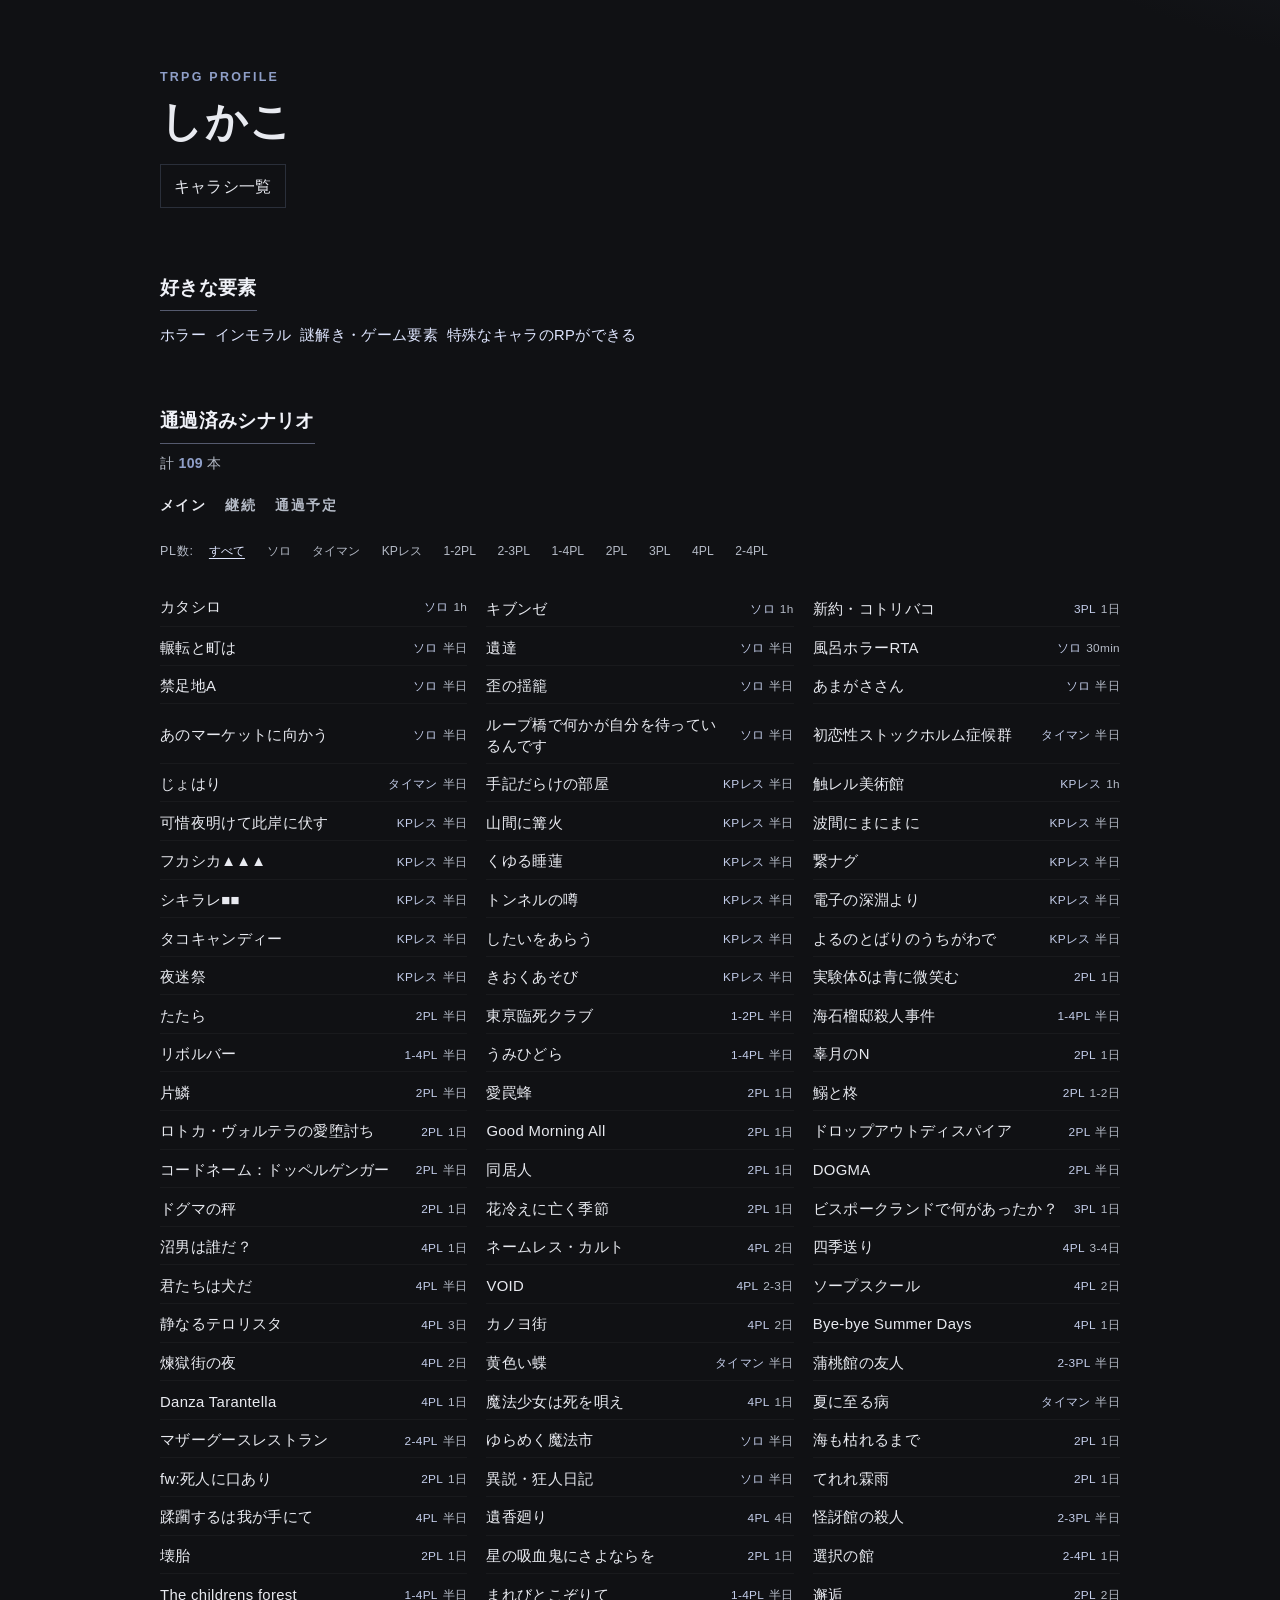
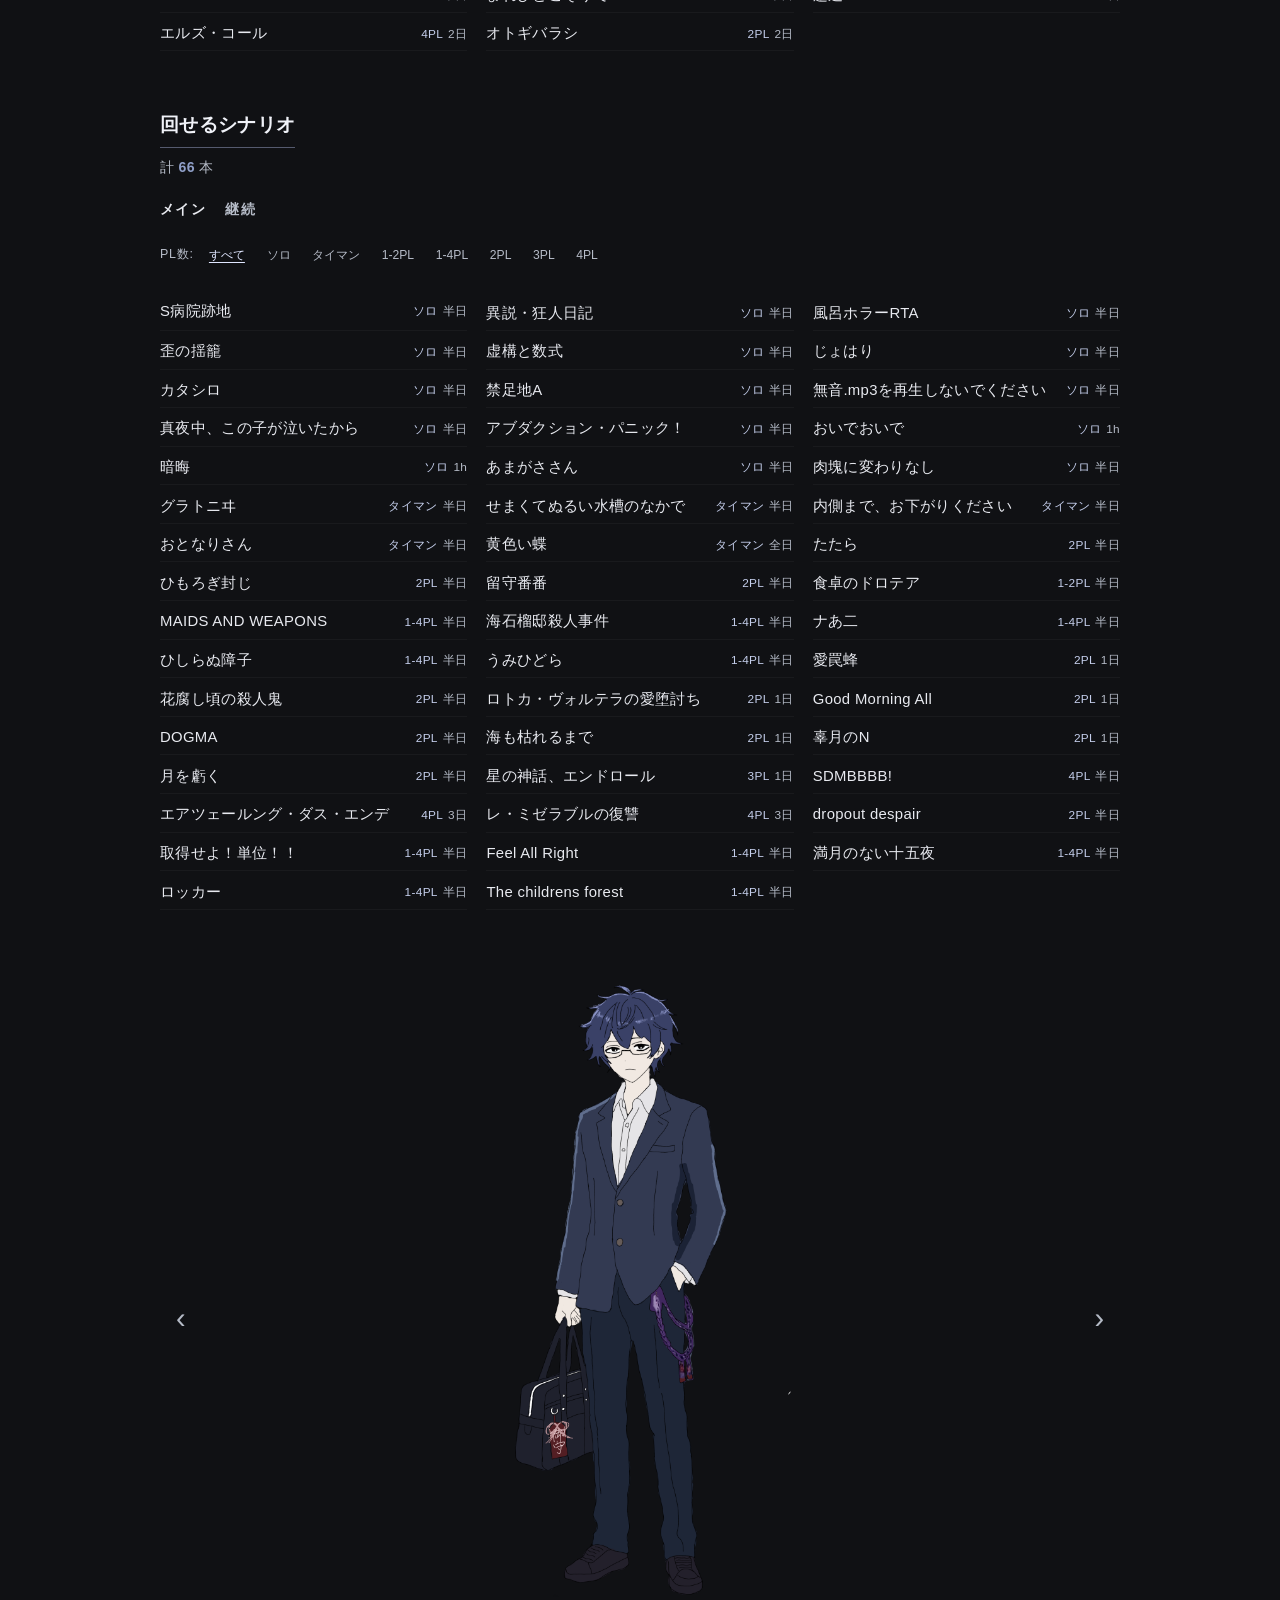
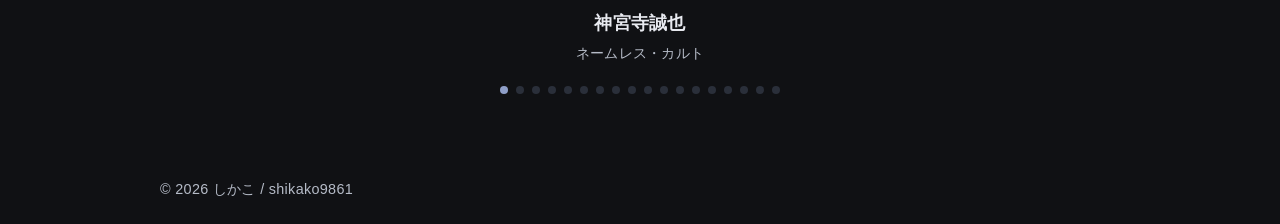
<file: index.html>
<!DOCTYPE html>
<html lang="ja">
<head>
  <meta charset="UTF-8" />
  <meta name="viewport" content="width=device-width, initial-scale=1.0" />
  <title>しかこ</title>
  <link rel="stylesheet" href="styles.css" />
</head>
<body>
  <header class="site-header">
    <div class="container">
      <p class="eyebrow">TRPG PROFILE</p>
      <h1 id="page-title">しかこ</h1>
      <nav class="page-actions" aria-label="ページ移動">
        <a class="page-link" href="character-sheets.html">キャラシ一覧</a>
      </nav>
    </div>
  </header>

  <main class="container">
    <section class="card" id="likes">
      <h2>好きな要素</h2>
      <ul class="tag-list" id="likes-list"></ul>
    </section>

    <section class="card" id="completed-scenarios">
      <h2>通過済みシナリオ</h2>
      <p class="scenario-count">計 <strong id="completed-count">0</strong> 本</p>

      <div class="tab-bar" id="completed-tabs"></div>
      <div id="completed-panels"></div>
    </section>

    <section class="card" id="gm-scenarios">
      <h2>回せるシナリオ</h2>
      <p class="scenario-count">計 <strong id="gm-count">0</strong> 本</p>
      <div id="gm-content"></div>
    </section>

    <section class="card" id="display-gallery">
      <div class="slider-wrapper">
        <button class="slider-btn slider-prev" aria-label="前へ">&#8249;</button>
        <div class="slider-track-outer">
          <div class="slider-track" id="slider-track"></div>
        </div>
        <button class="slider-btn slider-next" aria-label="次へ">&#8250;</button>
      </div>
      <div class="slider-dots" id="slider-dots"></div>
    </section>

  </main>

  <footer class="site-footer">
    <div class="container">
      <p id="footer-text">© 2026 しかこ / shikako9861</p>
    </div>
  </footer>
  <script src="data/profile.js"></script>
  <script src="data/completed.js"></script>
  <script src="data/gm.js"></script>
  <script src="data/gallery.js"></script>
  <script src="app.js"></script>
</body>
</html>
</file>
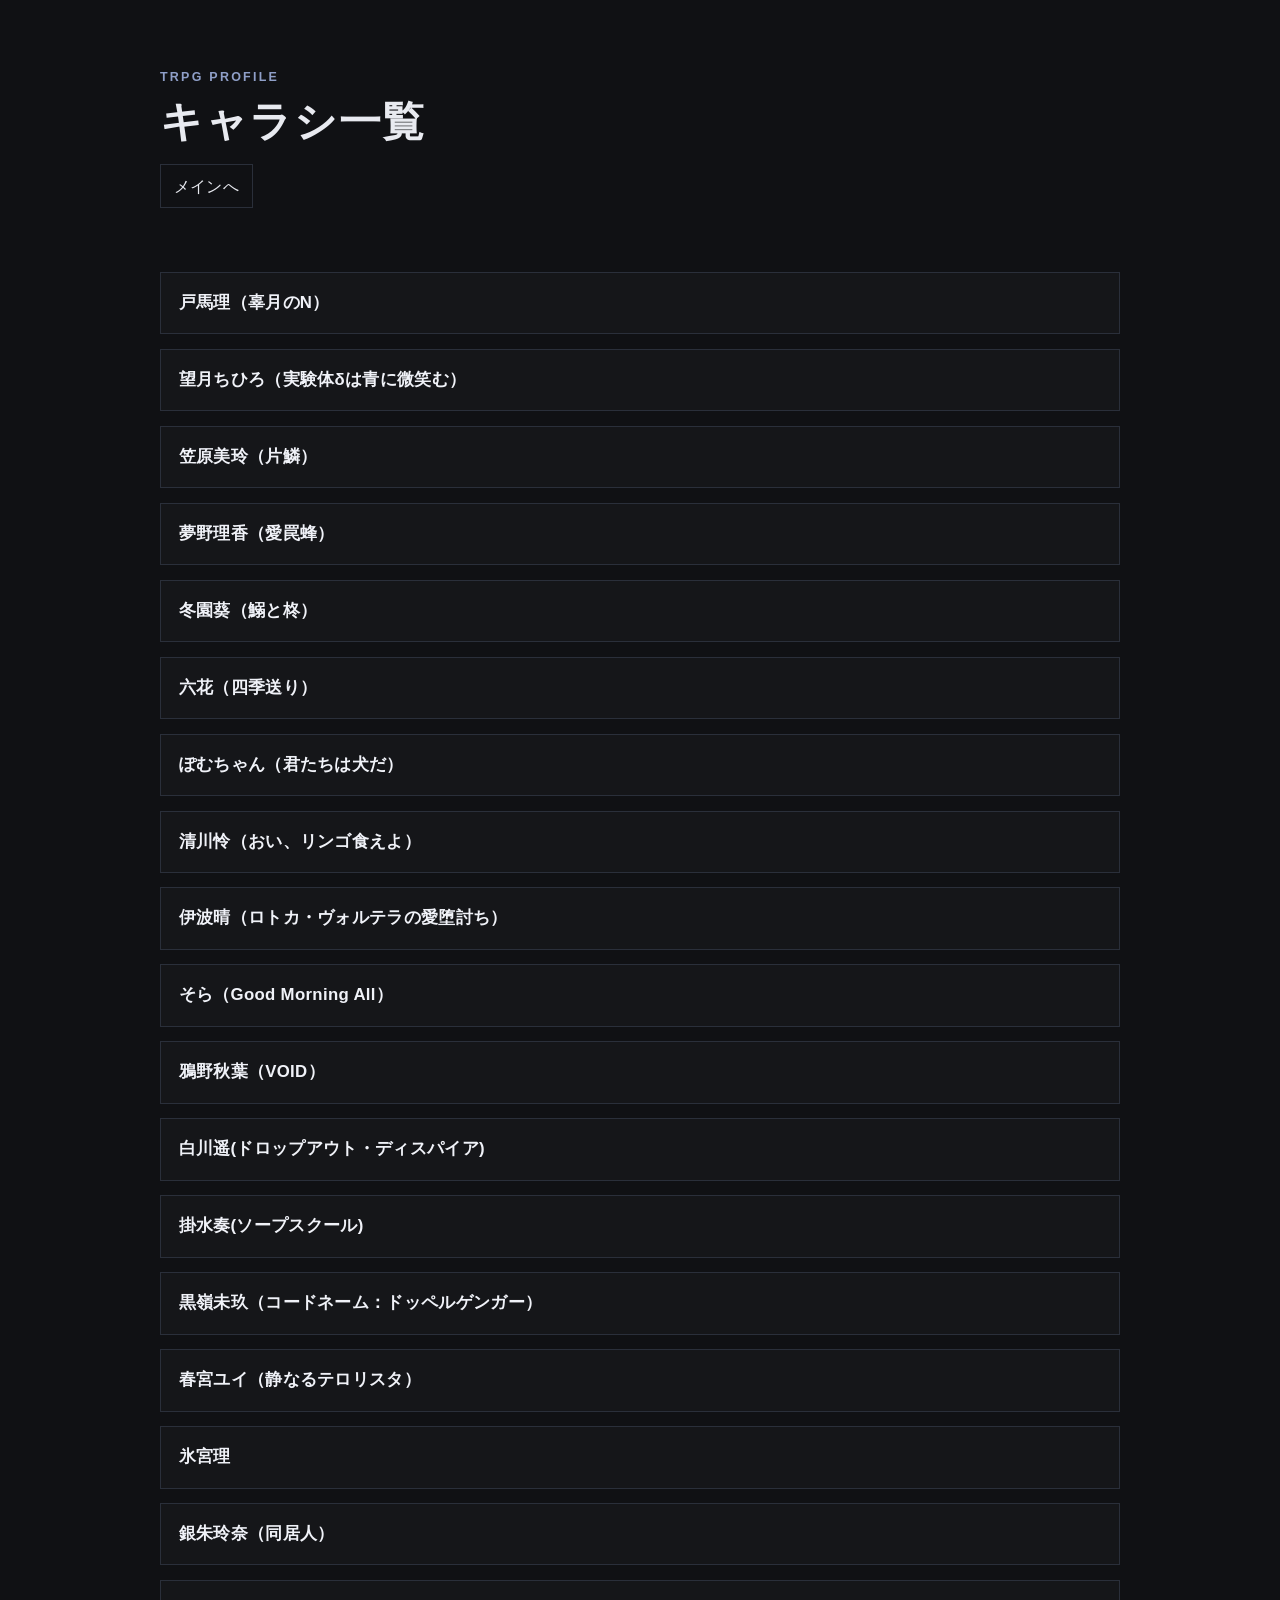
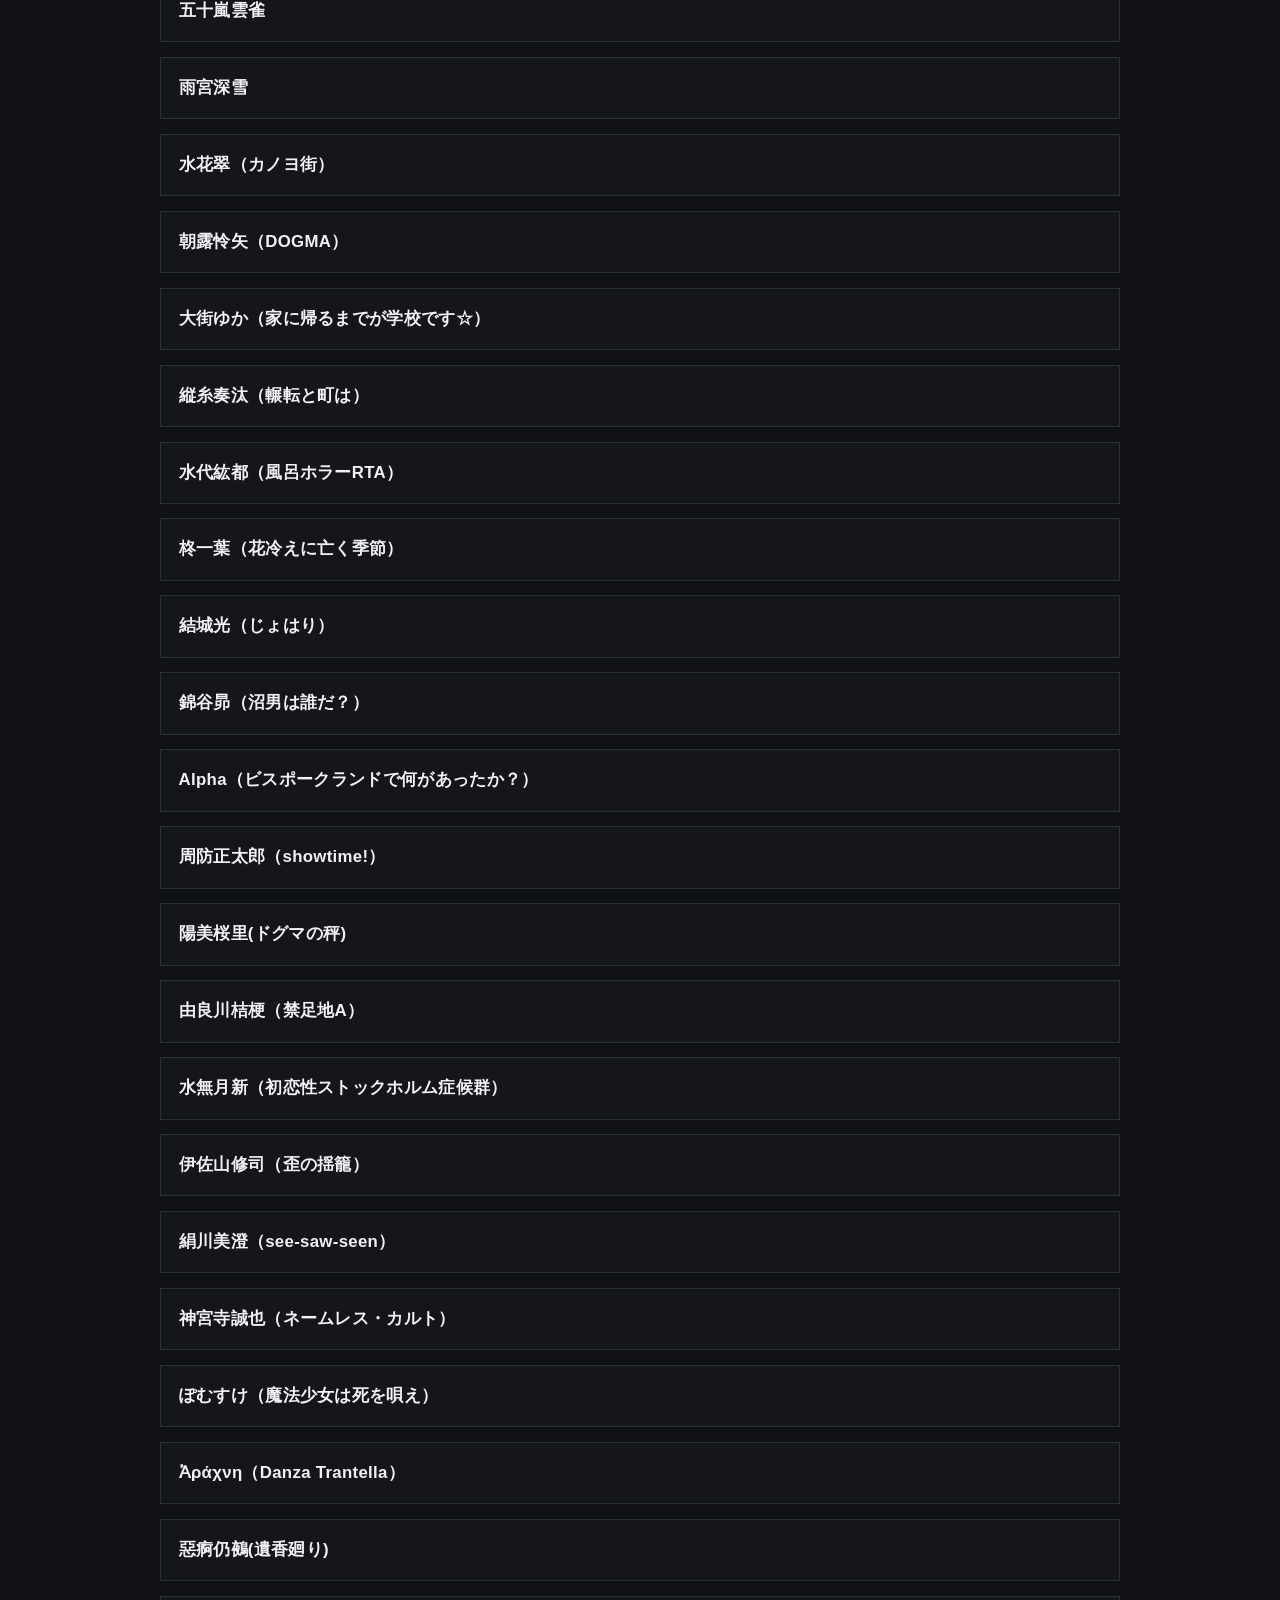
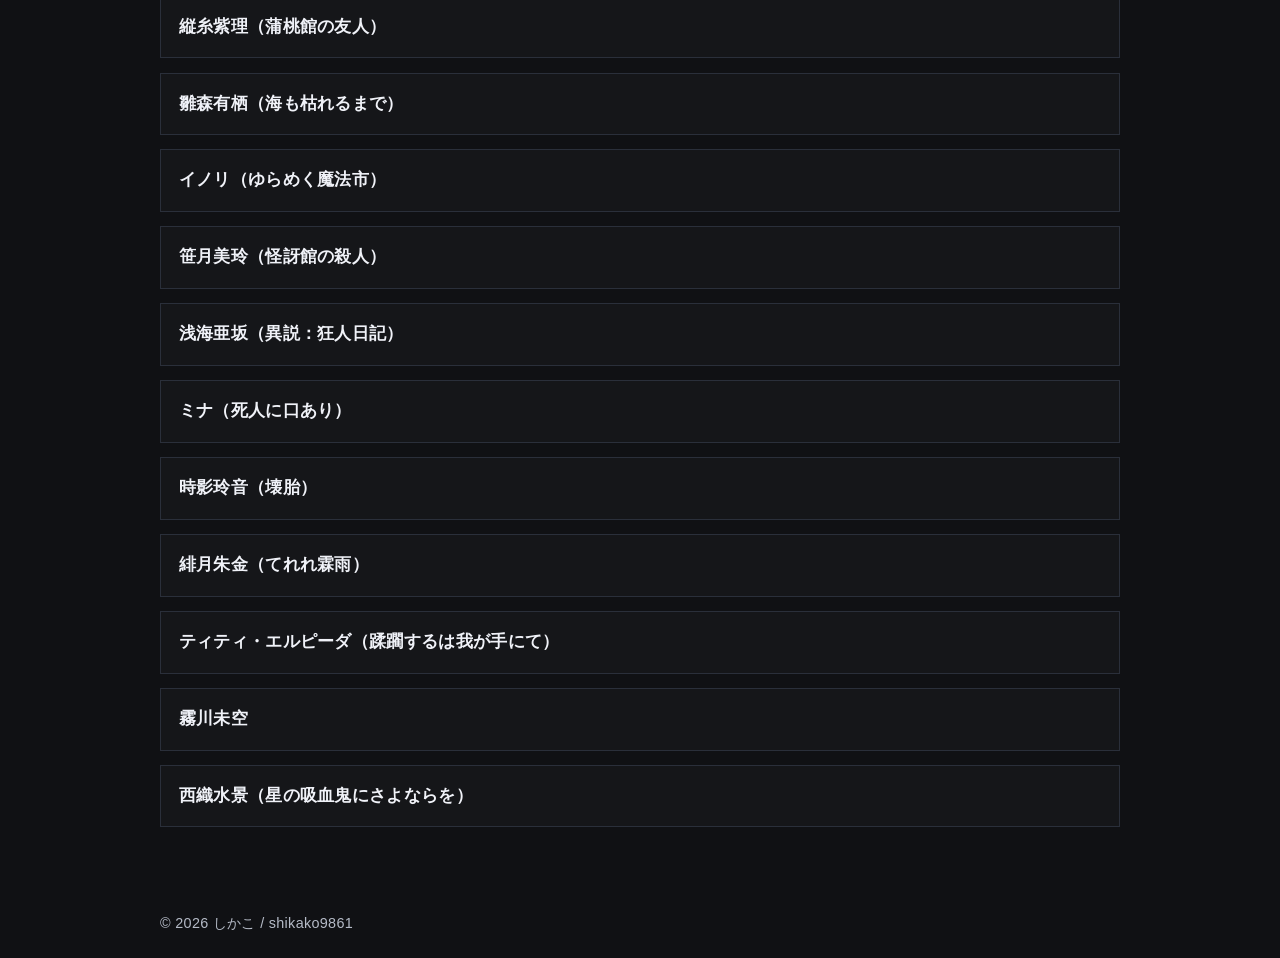
<file: character-sheets.html>
<!DOCTYPE html>
<html lang="ja">
<head>
  <meta charset="UTF-8" />
  <meta name="viewport" content="width=device-width, initial-scale=1.0" />
  <title>キャラシ一覧</title>
  <link rel="stylesheet" href="styles.css" />
</head>
<body>
  <header class="site-header">
    <div class="container">
      <p class="eyebrow">TRPG PROFILE</p>
      <h1>キャラシ一覧</h1>
      <nav class="page-actions" aria-label="ページ移動">
        <a class="page-link" href="index.html">メインへ</a>
      </nav>
    </div>
  </header>

  <main class="container">
    <section class="card" aria-labelledby="sheet-list-title">
      <ul class="sheet-list">
        <li>
          <a class="sheet-link" href="https://iachara.com/view/8578120" target="_blank" rel="noopener noreferrer">
            <span class="sheet-title">戸馬理（辜月のN）</span>
          </a>
        </li>
        <li>
          <a class="sheet-link" href="https://iachara.com/view/8578249" target="_blank" rel="noopener noreferrer">
            <span class="sheet-title">望月ちひろ（実験体δは青に微笑む）</span>
          </a>
        </li>
        <li>
          <a class="sheet-link" href="https://iachara.com/view/9924398" target="_blank" rel="noopener noreferrer">
            <span class="sheet-title">笠原美玲（片鱗）</span>
          </a>
        </li>
        <li>
          <a class="sheet-link" href="https://iachara.com/view/10403150" target="_blank" rel="noopener noreferrer">
            <span class="sheet-title">夢野理香（愛罠蜂）</span>
          </a>
        </li>
        <li>
          <a class="sheet-link" href="https://iachara.com/view/10403510" target="_blank" rel="noopener noreferrer">
            <span class="sheet-title">冬園葵（鰯と柊）</span>
          </a>
        </li>
        <li>
          <a class="sheet-link" href="https://iachara.com/view/10704465" target="_blank" rel="noopener noreferrer">
            <span class="sheet-title">六花（四季送り）</span>
          </a>
        </li>
        <li>
          <a class="sheet-link" href="https://iachara.com/view/10913401" target="_blank" rel="noopener noreferrer">
            <span class="sheet-title">ぽむちゃん（君たちは犬だ）</span>
          </a>
        </li>
        <li>
          <a class="sheet-link" href="https://iachara.com/view/10936421" target="_blank" rel="noopener noreferrer">
            <span class="sheet-title">清川怜（おい、リンゴ食えよ）</span>
          </a>
        </li>
        <li>
          <a class="sheet-link" href="https://iachara.com/view/11654938" target="_blank" rel="noopener noreferrer">
            <span class="sheet-title">伊波晴（ロトカ・ヴォルテラの愛堕討ち）</span>
          </a>
        </li>
        <li>
          <a class="sheet-link" href="https://iachara.com/view/11716900" target="_blank" rel="noopener noreferrer">
            <span class="sheet-title">そら（Good Morning All）</span>
          </a>
        </li>
        <li>
          <a class="sheet-link" href="https://iachara.com/view/11754472" target="_blank" rel="noopener noreferrer">
            <span class="sheet-title">鴉野秋葉（VOID）</span>
          </a>
        </li>
        <li>
          <a class="sheet-link" href="https://iachara.com/view/11866948" target="_blank" rel="noopener noreferrer">
            <span class="sheet-title">白川遥(ドロップアウト・ディスパイア)</span>
          </a>
        </li>
        <li>
          <a class="sheet-link" href="https://iachara.com/view/11942317" target="_blank" rel="noopener noreferrer">
            <span class="sheet-title">掛水奏(ソープスクール)</span>
          </a>
        </li>
        <li>
          <a class="sheet-link" href="https://iachara.com/view/12005838" target="_blank" rel="noopener noreferrer">
            <span class="sheet-title">黒嶺未玖（コードネーム：ドッペルゲンガー）</span>
          </a>
        </li>
        <li>
          <a class="sheet-link" href="https://iachara.com/view/12090752" target="_blank" rel="noopener noreferrer">
            <span class="sheet-title">春宮ユイ（静なるテロリスタ）</span>
          </a>
        </li>
        <li>
          <a class="sheet-link" href="https://iachara.com/view/12109206" target="_blank" rel="noopener noreferrer">
            <span class="sheet-title">氷宮理</span>
          </a>
        </li>
        <li>
          <a class="sheet-link" href="https://iachara.com/view/12279510" target="_blank" rel="noopener noreferrer">
            <span class="sheet-title">銀朱玲奈（同居人）</span>
          </a>
        </li>
        <li>
          <a class="sheet-link" href="https://iachara.com/view/12343030" target="_blank" rel="noopener noreferrer">
            <span class="sheet-title">五十嵐雲雀</span>
          </a>
        </li>
        <li>
          <a class="sheet-link" href="https://iachara.com/view/12458536" target="_blank" rel="noopener noreferrer">
            <span class="sheet-title">雨宮深雪</span>
          </a>
        </li>
        <li>
          <a class="sheet-link" href="https://iachara.com/view/12467615" target="_blank" rel="noopener noreferrer">
            <span class="sheet-title">水花翠（カノヨ街）</span>
          </a>
        </li>
        <li>
          <a class="sheet-link" href="https://iachara.com/view/13023887" target="_blank" rel="noopener noreferrer">
            <span class="sheet-title">朝露怜矢（DOGMA）</span>
          </a>
        </li>
        <li>
          <a class="sheet-link" href="https://iachara.com/view/13074876" target="_blank" rel="noopener noreferrer">
            <span class="sheet-title">大街ゆか（家に帰るまでが学校です☆）</span>
          </a>
        </li>
         <li>
          <a class="sheet-link" href="https://iachara.com/view/13089429" target="_blank" rel="noopener noreferrer">
            <span class="sheet-title">縦糸奏汰（輾転と町は）</span>
          </a>
        </li>
        <li>
          <a class="sheet-link" href="https://iachara.com/view/13183363" target="_blank" rel="noopener noreferrer">
            <span class="sheet-title">水代紘都（風呂ホラーRTA）</span>
          </a>
        </li>
        <li>
          <a class="sheet-link" href="https://iachara.com/view/13199300" target="_blank" rel="noopener noreferrer">
            <span class="sheet-title">柊一葉（花冷えに亡く季節）</span>
          </a>
        </li>
        <li>
          <a class="sheet-link" href="https://iachara.com/view/13284914" target="_blank" rel="noopener noreferrer">
            <span class="sheet-title">結城光（じょはり）</span>
          </a>
        </li>
         <li>
          <a class="sheet-link" href="https://iachara.com/view/13428844" target="_blank" rel="noopener noreferrer">
            <span class="sheet-title">錦谷昴（沼男は誰だ？）</span>
          </a>
        </li>
        <li>
          <a class="sheet-link" href="https://iachara.com/view/13505305" target="_blank" rel="noopener noreferrer">
            <span class="sheet-title">Alpha（ビスポークランドで何があったか？）</span>
          </a>
        </li>
        <li>
          <a class="sheet-link" href="https://iachara.com/view/13511882" target="_blank" rel="noopener noreferrer">
            <span class="sheet-title">周防正太郎（showtime!）</span>
          </a>
        </li>
        <li>
          <a class="sheet-link" href="https://iachara.com/view/13557853" target="_blank" rel="noopener noreferrer">
            <span class="sheet-title">陽美桜里(ドグマの秤)</span>
          </a>
        </li>
        <li>
          <a class="sheet-link" href="https://iachara.com/view/13573173" target="_blank" rel="noopener noreferrer">
            <span class="sheet-title">由良川桔梗（禁足地A）</span>
          </a>
        </li>
        <li>
          <a class="sheet-link" href="https://iachara.com/view/13580773" target="_blank" rel="noopener noreferrer">
            <span class="sheet-title">水無月新（初恋性ストックホルム症候群）</span>
          </a>
        </li>
        <li>
          <a class="sheet-link" href="https://iachara.com/view/13617646" target="_blank" rel="noopener noreferrer">
            <span class="sheet-title">伊佐山修司（歪の揺籠）</span>
          </a>
        </li>
        <li>
          <a class="sheet-link" href="https://iachara.com/view/13656119" target="_blank" rel="noopener noreferrer">
            <span class="sheet-title">絹川美澄（see-saw-seen）</span>
          </a>
        </li>
        <li>
          <a class="sheet-link" href="https://iachara.com/view/13671595" target="_blank" rel="noopener noreferrer">
            <span class="sheet-title">神宮寺誠也（ネームレス・カルト）</span>
          </a>
        </li>
         <li>
          <a class="sheet-link" href="https://iachara.com/view/13887170" target="_blank" rel="noopener noreferrer">
            <span class="sheet-title">ぽむすけ（魔法少女は死を唄え）</span>
          </a>
        </li>
        <li>
          <a class="sheet-link" href="https://iachara.com/view/13909607" target="_blank" rel="noopener noreferrer">
            <span class="sheet-title">Ἀράχνη（Danza Trantella）</span>
          </a>
        </li>
        <li>
          <a class="sheet-link" href="https://iachara.com/view/14070404" target="_blank" rel="noopener noreferrer">
            <span class="sheet-title">惡痾仍鵺(遺香廻り)</span>
          </a>
        </li>
        <li>
          <a class="sheet-link" href="https://iachara.com/view/14103063" target="_blank" rel="noopener noreferrer">
            <span class="sheet-title">縦糸紫理（蒲桃館の友人）</span>
          </a>
        </li>
        <li>
          <a class="sheet-link" href="https://iachara.com/view/14122345" target="_blank" rel="noopener noreferrer">
            <span class="sheet-title">雛森有栖（海も枯れるまで）</span>
          </a>
        </li>
        <li>
          <a class="sheet-link" href="https://iachara.com/view/14170824" target="_blank" rel="noopener noreferrer">
            <span class="sheet-title">イノリ（ゆらめく魔法市）</span>
          </a>
        </li>
        <li>
          <a class="sheet-link" href="https://iachara.com/view/14174165" target="_blank" rel="noopener noreferrer">
            <span class="sheet-title">笹月美玲（怪訝館の殺人）</span>
          </a>
        </li>
        <li>
          <a class="sheet-link" href="https://iachara.com/view/14176220" target="_blank" rel="noopener noreferrer">
            <span class="sheet-title">浅海亜坂（異説：狂人日記）</span>
          </a>
        </li>
        <li>
          <a class="sheet-link" href="https://iachara.com/view/14482463" target="_blank" rel="noopener noreferrer">
            <span class="sheet-title">ミナ（死人に口あり）</span>
          </a>
        </li>
        <li>
          <a class="sheet-link" href="https://iachara.com/view/14483343" target="_blank" rel="noopener noreferrer">
            <span class="sheet-title">時影玲音（壊胎）</span>
          </a>
        </li>
        <li>
          <a class="sheet-link" href="https://iachara.com/view/14483933" target="_blank" rel="noopener noreferrer">
            <span class="sheet-title">緋月朱金（てれれ霖雨）</span>
          </a>
        </li>
        <li>
          <a class="sheet-link" href="https://iachara.com/view/14542216" target="_blank" rel="noopener noreferrer">
            <span class="sheet-title">ティティ・エルピーダ（蹂躙するは我が手にて）</span>
          </a>
        </li>
        <li>
          <a class="sheet-link" href="https://iachara.com/view/14564541" target="_blank" rel="noopener noreferrer">
            <span class="sheet-title">霧川未空</span>
          </a>
        </li>
        <li>
          <a class="sheet-link" href="https://iachara.com/view/14723924" target="_blank" rel="noopener noreferrer">
            <span class="sheet-title">西織水景（星の吸血鬼にさよならを）</span>
          </a>
        </li>
      </ul>
    </section>
  </main>

  <footer class="site-footer">
    <div class="container">
      <p>© 2026 しかこ / shikako9861</p>
    </div>
  </footer>
</body>
</html>
</file>
<file: styles.css>
:root {
  --bg: #101114;
  --panel: #171a20;
  --panel-2: #1d2129;
  --text: #e8eaf0;
  --muted: #b5bbc7;
  --accent: #8f9fc8;
  --accent-soft: rgba(143, 159, 200, 0.18);
  --border: #2a2f3a;
  --shadow: 0 12px 28px rgba(0, 0, 0, 0.35);
}

* {
  box-sizing: border-box;
}

body {
  margin: 0;
  font-family: "Noto Sans JP", "Hiragino Kaku Gothic ProN", "Yu Gothic", sans-serif;
  background:
    radial-gradient(1200px 700px at 120% -10%, #242a37 0%, transparent 60%),
    radial-gradient(900px 600px at -10% 120%, #1d2230 0%, transparent 60%),
    var(--bg);
  color: var(--text);
  line-height: 1.7;
  letter-spacing: 0.02em;
}

.container {
  width: min(960px, 92%);
  margin: 0 auto;
}

.site-header {
  padding: 4.2rem 0 2.6rem;
}

.eyebrow {
  margin: 0;
  color: var(--accent);
  font-size: 0.78rem;
  font-weight: 700;
  letter-spacing: 0.18em;
}

h1 {
  margin: 0.5rem 0 0.8rem;
  font-size: clamp(1.8rem, 3.6vw, 2.6rem);
  line-height: 1.25;
  letter-spacing: 0.04em;
}

.lead {
  margin: 0;
  color: var(--muted);
  max-width: 60ch;
}

.page-actions {
  margin-top: 1rem;
}

.page-link {
  display: inline-flex;
  align-items: center;
  gap: 0.35rem;
  color: var(--text);
  text-decoration: none;
  border: 1px solid var(--border);
  padding: 0.45rem 0.8rem;
  transition: border-color 0.15s, color 0.15s, background-color 0.15s;
}

.page-link:hover,
.page-link:focus-visible {
  color: #f5f7ff;
  border-color: var(--accent);
  background: rgba(255, 255, 255, 0.03);
}

main {
  display: grid;
  gap: 1rem;
  padding-bottom: 3rem;
}

.card {
  background: none;
  border: none;
  border-radius: 0;
  padding: 1.4rem 0 1.2rem;
  box-shadow: none;
}

h2 {
  margin: 0 0 0.75rem;
  font-size: 1.18rem;
  color: #f0f2f8;
  padding-bottom: 0.35rem;
  border-bottom: 1px solid #555a6e;
  display: inline-block;
}

ul {
  margin: 0;
  padding-left: 1.2rem;
}

li + li {
  margin-top: 0.25rem;
}

p {
  margin: 0;
}

.profile-grid {
  margin: 0;
  display: grid;
  gap: 0.75rem;
  grid-template-columns: repeat(auto-fit, minmax(220px, 1fr));
}

.profile-grid div {
  background: rgba(255, 255, 255, 0.02);
  border: 1px solid var(--border);
  border-radius: 12px;
  padding: 0.8rem 0.9rem;
}

.profile-grid dt {
  color: var(--muted);
  font-size: 0.9rem;
}

.profile-grid dd {
  margin: 0.25rem 0 0;
  font-size: 1.04rem;
  font-weight: 600;
}

.sheet-list {
  list-style: none;
  padding: 0;
  margin: 0;
  display: grid;
  gap: 0.9rem;
}

.sheet-list li {
  margin: 0;
}

.sheet-link {
  display: block;
  padding: 1rem 1.1rem;
  border: 1px solid var(--border);
  color: inherit;
  text-decoration: none;
  background: rgba(255, 255, 255, 0.02);
  transition: border-color 0.15s, transform 0.15s, background-color 0.15s;
}

.sheet-link:hover,
.sheet-link:focus-visible {
  border-color: var(--accent);
  background: rgba(255, 255, 255, 0.04);
  transform: translateY(-1px);
}

.sheet-title {
  display: block;
  font-size: 1.05rem;
  font-weight: 700;
  color: #f0f2f8;
}

.sheet-meta {
  display: block;
  margin-top: 0.3rem;
  color: var(--muted);
  font-size: 0.9rem;
}

.tag-list {
  display: flex;
  flex-wrap: wrap;
  gap: 0.55rem;
  padding-left: 0;
  list-style: none;
}

.tag-list li {
  margin: 0;
  padding: 0;
  border-radius: 0;
  border: none;
  background: none;
  color: #dfe6ff;
  font-size: 0.92rem;
}

.status-message {
  color: var(--muted);
  font-size: 0.9rem;
}

.scenario-count {
  margin: -0.25rem 0 0.8rem;
  color: var(--muted);
  font-size: 0.88rem;
}

.scenario-count strong {
  color: var(--accent);
}

.sub-heading {
  margin: 1.4rem 0 0.55rem;
  font-size: 0.78rem;
  font-weight: 700;
  letter-spacing: 0.15em;
  color: var(--muted);
  border-bottom: none;
  padding-bottom: 0;
}

.scenario-list {
  list-style: none;
  padding: 0;
  margin: 0;
  display: grid;
  grid-template-columns: repeat(auto-fill, minmax(260px, 1fr));
  gap: 0 1.2rem;
}

.scenario-list li {
  display: flex;
  justify-content: space-between;
  align-items: center;
  gap: 0.6rem;
  padding: 0.4rem 0;
  border-bottom: 1px solid rgba(255, 255, 255, 0.04);
}

.scenario-name {
  font-size: 0.93rem;
  color: var(--text);
  flex: 1;
  line-height: 1.4;
}

.scenario-meta {
  flex-shrink: 0;
  font-size: 0.74rem;
  color: var(--muted);
  background: none;
  border: none;
  border-radius: 0;
  padding: 0;
  white-space: nowrap;
}

.scenario-meta.ongoing {
  color: #9ec89a;
  border-color: rgba(158, 200, 154, 0.3);
  background: rgba(158, 200, 154, 0.08);
}

.scenario-badges {
  display: flex;
  gap: 0.3rem;
  flex-shrink: 0;
}

.scenario-badge {
  flex-shrink: 0;
  font-size: 0.74rem;
  color: var(--muted);
  background: none;
  border: none;
  padding: 0;
  white-space: nowrap;
}

.scenario-badge.badge-pl {
  color: #c4ceeb;
}

.scenario-badge.badge-dur {
  color: var(--muted);
}

.scenario-badge.ongoing {
  color: #9ec89a;
}

.filter-bar {
  display: flex;
  flex-wrap: wrap;
  align-items: center;
  gap: 0.35rem;
  margin-bottom: 0.85rem;
  padding-bottom: 0.75rem;
  border-bottom: none;
}

.filter-label {
  color: var(--muted);
  font-size: 0.78rem;
  letter-spacing: 0.06em;
  margin-right: 0.1rem;
}

.filter-btn {
  background: none;
  border: none;
  border-radius: 0;
  padding: 0.2rem 0.5rem;
  color: var(--muted);
  font-size: 0.76rem;
  cursor: pointer;
  font-family: inherit;
  transition: color 0.15s;
}

.filter-btn:hover {
  color: var(--text);
}

.filter-btn.active {
  color: #dfe6ff;
  text-decoration: underline;
  text-underline-offset: 3px;
}

.tab-bar {
  display: flex;
  gap: 0;
  border-bottom: none;
  margin-bottom: 1rem;
}

.tab-btn {
  background: none;
  border: none;
  padding: 0.45rem 1.2rem 0.55rem 0;
  color: var(--muted);
  font-size: 0.88rem;
  font-weight: 600;
  letter-spacing: 0.1em;
  cursor: pointer;
  transition: color 0.18s;
  font-family: inherit;
}

.tab-btn:hover {
  color: var(--text);
}

.tab-btn.active {
  color: var(--text);
}

.tab-panel.hidden {
  display: none;
}

.site-footer {
  border-top: none;
  background: none;
}

.site-footer p {
  margin: 0;
  padding: 1rem 0 1.4rem;
  color: var(--muted);
  font-size: 0.9rem;
}

@media (max-width: 640px) {
  .site-header {
    padding-top: 3.2rem;
  }

  .card {
    padding: 1.1rem 0;
    border-radius: 0;
  }
}

/* ---- Slider ---- */
.slider-wrapper {
  display: flex;
  align-items: center;
  gap: 0.75rem;
}

.slider-track-outer {
  overflow: hidden;
  flex: 1;
  border-radius: 10px;
}

.slider-track {
  display: flex;
  transition: transform 0.35s ease;
}

.slide {
  min-width: 100%;
  text-align: center;
}

.slide-status {
  padding: 4rem 1rem;
  color: var(--muted);
}

.slide img {
  width: 100%;
  max-height: 70vh;
  object-fit: contain;
  display: block;
}

.slide-caption {
  padding: 0.75rem 0 0.25rem;
  display: flex;
  flex-direction: column;
  gap: 0.2rem;
}

.slide-chara {
  font-size: 1.1rem;
  font-weight: 600;
  color: var(--text);
}

.slide-scenario {
  font-size: 0.85rem;
  color: var(--muted);
}

.slider-btn {
  flex-shrink: 0;
  width: 2.6rem;
  height: 2.6rem;
  border-radius: 50%;
  border: none;
  background: none;
  color: var(--muted);
  font-size: 1.8rem;
  line-height: 1;
  cursor: pointer;
  display: flex;
  align-items: center;
  justify-content: center;
  transition: color 0.18s;
}

.slider-btn:hover {
  color: var(--text);
}

.slider-dots {
  display: flex;
  justify-content: center;
  gap: 0.5rem;
  margin-top: 1rem;
}

.dot {
  width: 8px;
  height: 8px;
  border-radius: 50%;
  background: var(--border);
  cursor: pointer;
  transition: background 0.18s;
}

.dot.active {
  background: var(--accent);
}
</file>
